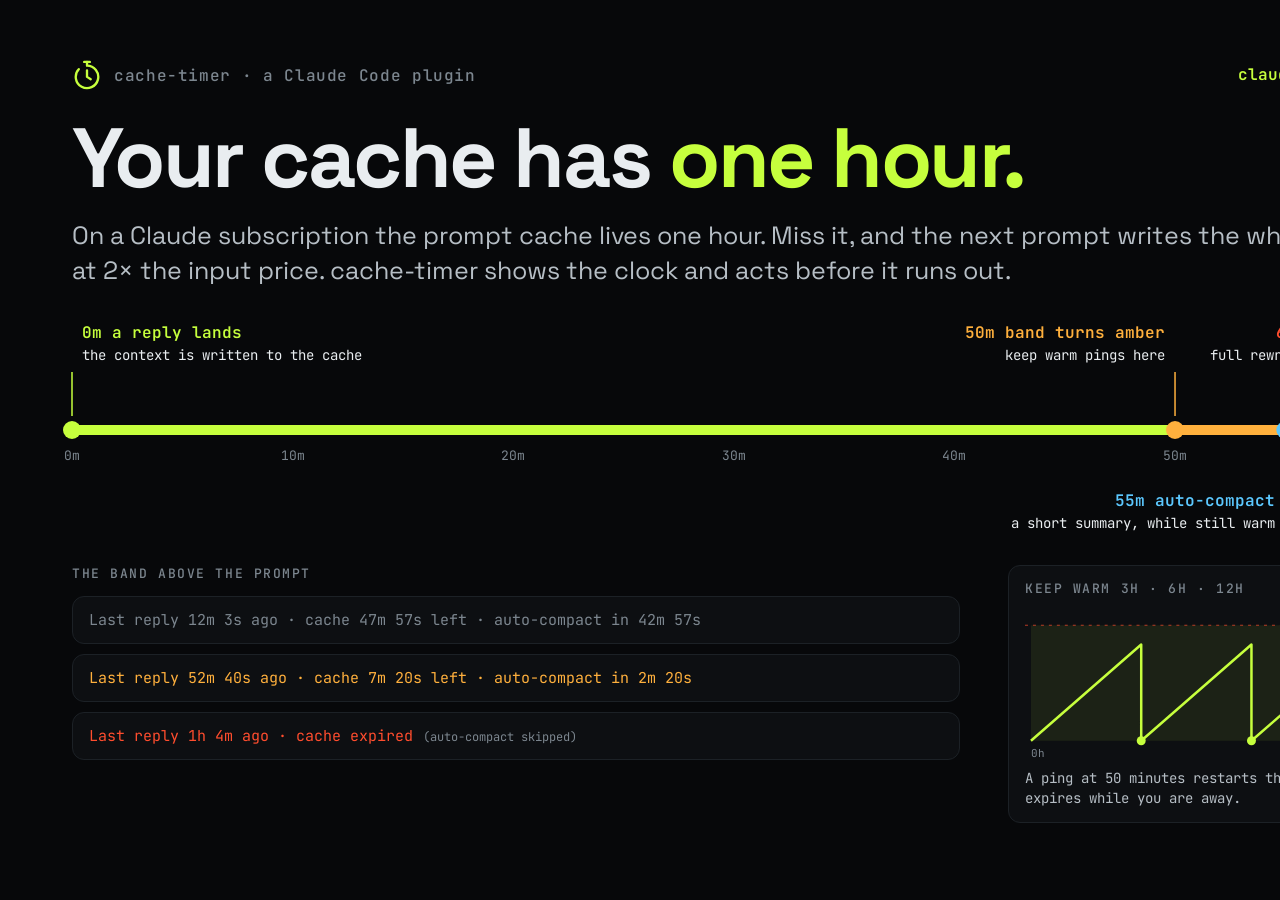
<file: infographic.html>
<!doctype html>
<html lang="en">
<head>
<meta charset="utf-8">
<title>cache-timer infographic</title>
<link href="https://fonts.googleapis.com/css2?family=JetBrains+Mono:wght@400;600&family=Space+Grotesk:wght@400;500;700&display=swap" rel="stylesheet">
<link rel="stylesheet" href="styles.css">
<script>document.documentElement.dataset.theme = new URLSearchParams(location.search).get('theme') || 'dark'</script>
<style>
/* Static infographic for the plugin README: render at 1600x900 and screenshot (light and dark). */
body{width:1600px;height:900px;overflow:hidden;padding:60px 72px;position:relative}
.top{display:flex;align-items:center;gap:12px;color:var(--dim);font:500 16px var(--mono);letter-spacing:.04em}
.top svg{width:30px;height:30px;color:var(--acc)}
.top svg *{stroke:currentColor}
h1{font:700 84px/1 var(--sans);letter-spacing:-.03em;margin:26px 0 18px}
h1 em{font-style:normal;color:var(--acc)}
.sub{font:400 25px/1.4 var(--sans);color:var(--ink2);max-width:1420px}
svg.tl{position:absolute;left:0;top:320px;width:1600px;height:200px;overflow:visible}
.tl text{font-family:var(--mono)}
.cols{position:absolute;left:72px;right:72px;top:565px;display:grid;grid-template-columns:1fr 520px;gap:48px}
.cap{font:500 13px var(--mono);color:var(--dim);text-transform:uppercase;letter-spacing:.12em;margin-bottom:14px}
.band{font:15px var(--mono);border:1px solid var(--line);background:var(--bg2);border-radius:12px;padding:13px 16px;margin-bottom:10px;white-space:nowrap}
.band.ok{color:var(--dim)} .band.warn{color:var(--amb)} .band.cold{color:var(--hot)}
.band small{color:var(--dim);margin-left:10px;font-size:12px}
.chart{border:1px solid var(--line);background:var(--bg2);border-radius:12px;padding:14px 16px}
.chart svg{width:100%;height:150px;display:block}
.chart p{font:14px/1.4 var(--mono);color:var(--ink2);margin-top:8px}
.url{position:absolute;right:72px;top:64px;font:600 16px var(--mono);color:var(--acc)}
</style>
</head>
<body>
<div class="top"><svg viewBox="0 0 64 64" fill="none" stroke="currentColor" stroke-width="5" stroke-linecap="round" stroke-linejoin="round"><path d="M26 4h12"/><path d="M32 4v6"/><path d="M32 12a24 24 0 1 1-17.6 7.7"/><path d="M32 22v14l8 5"/></svg>
<span>cache-timer · a Claude Code plugin</span></div>
<div class="url">claude-cache-timer.suenot.com</div>
<h1>Your cache has <em>one hour.</em></h1>
<p class="sub">On a Claude subscription the prompt cache lives one hour. Miss it, and the next prompt writes the whole context again at 2× the input price. cache-timer shows the clock and acts before it runs out.</p>
<svg class="tl" id="tl"></svg>
<div class="cols">
  <div>
    <div class="cap">The band above the prompt</div>
    <div class="band ok">Last reply 12m 3s ago · cache 47m 57s left · auto-compact in 42m 57s</div>
    <div class="band warn">Last reply 52m 40s ago · cache 7m 20s left · auto-compact in 2m 20s</div>
    <div class="band cold">Last reply 1h 4m ago · cache expired<small>(auto-compact skipped)</small></div>
  </div>
  <div class="chart">
    <div class="cap">Keep warm 3h · 6h · 12h</div>
    <svg id="kw" viewBox="0 0 488 150"></svg>
    <p>A ping at 50 minutes restarts the hour, so the cache never expires while you are away.</p>
  </div>
</div>
<script>
const cs = getComputedStyle(document.documentElement), v = n => cs.getPropertyValue(n).trim();
const acc = v('--acc'), amb = v('--amb'), hot = v('--hot'), cool = v('--cool'), dim = v('--dim'), ink = v('--ink'), line = v('--line');
const X = m => 72 + m / 66 * 1456, Y = 110;
let s = '';
s += '<rect x="72" y="' + (Y - 5) + '" width="1456" height="10" rx="5" fill="' + line + '"/>';
s += '<rect x="72" y="' + (Y - 5) + '" width="' + (X(50) - 72) + '" height="10" rx="5" fill="' + acc + '"/>';
s += '<rect x="' + X(50) + '" y="' + (Y - 5) + '" width="' + (X(60) - X(50)) + '" height="10" fill="' + amb + '"/>';
s += '<rect x="' + X(60) + '" y="' + (Y - 5) + '" width="' + (X(66) - X(60)) + '" height="10" rx="5" fill="' + hot + '" opacity=".55"/>';
for (let m = 0; m <= 60; m += 10) s += '<text x="' + X(m) + '" y="' + (Y + 30) + '" fill="' + dim + '" font-size="13" text-anchor="middle">' + m + 'm</text>';
const mk = (m, col, up, anchor, t1, t2) => {
  const y1 = up ? Y - 14 : Y + 14, y2 = up ? Y - 58 : Y + 58, ty = up ? Y - 92 : Y + 76;
  s += '<circle cx="' + X(m) + '" cy="' + Y + '" r="9" fill="' + col + '"/>';
  s += '<line x1="' + X(m) + '" y1="' + y1 + '" x2="' + X(m) + '" y2="' + y2 + '" stroke="' + col + '" stroke-width="1.5" ' + (up ? '' : 'stroke-dasharray="0"') + '/>';
  const dx = anchor === 'start' ? 10 : -10;
  s += '<text x="' + (X(m) + dx) + '" y="' + ty + '" text-anchor="' + anchor + '" font-size="16" font-weight="600" fill="' + col + '">' + t1 + '</text>';
  s += '<text x="' + (X(m) + dx) + '" y="' + (ty + 22) + '" text-anchor="' + anchor + '" font-size="14" fill="' + ink + '">' + t2 + '</text>';
};
mk(0, acc, true, 'start', '0m  a reply lands', 'the context is written to the cache');
mk(50, amb, true, 'end', '50m  band turns amber', 'keep warm pings here');
mk(60, hot, true, 'end', '60m  expired', 'full rewrite, 2× input');
mk(55, cool, false, 'end', '55m  auto-compact', 'a short summary, while still warm');
document.getElementById('tl').innerHTML = s;
// keep warm: cache age over a 3h window, pings at 50/100/150, auto-compact at 205
const W = 488, H = 150, kx = m => 6 + m / 215 * (W - 12), ky = a => H - 20 - a / 60 * (H - 34);
let k = '<rect x="' + kx(0) + '" y="' + ky(60) + '" width="' + (kx(180) - kx(0)) + '" height="' + (ky(0) - ky(60)) + '" fill="' + acc + '" opacity=".08"/>';
k += '<line x1="0" x2="' + W + '" y1="' + ky(60) + '" y2="' + ky(60) + '" stroke="' + hot + '" stroke-dasharray="3 5" opacity=".7"/>';
k += '<text x="' + (W - 4) + '" y="' + (ky(60) - 5) + '" fill="' + hot + '" font-size="11" text-anchor="end" font-family="JetBrains Mono">60m</text>';
let p = 'M' + kx(0) + ' ' + ky(0);
[50, 100, 150].forEach((m, i) => { p += ' L' + kx(m) + ' ' + ky(50) + ' L' + kx(m) + ' ' + ky(0); });
p += ' L' + kx(205) + ' ' + ky(55);
k += '<path d="' + p + '" fill="none" stroke="' + acc + '" stroke-width="2.5" stroke-linejoin="round"/>';
[50, 100, 150].forEach(m => { k += '<circle cx="' + kx(m) + '" cy="' + ky(0) + '" r="4.5" fill="' + acc + '"/>'; });
k += '<circle cx="' + kx(205) + '" cy="' + ky(55) + '" r="4.5" fill="' + cool + '"/>';
k += '<text x="' + kx(180) + '" y="' + (H - 4) + '" fill="' + dim + '" font-size="11" text-anchor="middle" font-family="JetBrains Mono">3h: window ends</text>';
k += '<text x="' + kx(0) + '" y="' + (H - 4) + '" fill="' + dim + '" font-size="11" font-family="JetBrains Mono">0h</text>';
document.getElementById('kw').innerHTML = k;
</script>
</body>
</html>
</file>
<file: styles.css>
:root{
  --bg:#07080a; --bg2:#0d0f12; --ink:#e9edf0; --ink2:#b6bec5; --dim:#7c868f; --line:#1c2126;
  --acc:#c6ff3d; --hot:#ff4d2e; --cool:#5cc8ff; --vio:#b38cff; --amb:#ffb03d; --amb-dim:#8a7a4a; --on-acc:#0a0c06;
  --acc-rgb:198,255,61; --hot-rgb:255,77,46; --cool-rgb:92,200,255; --vio-rgb:179,140,255;
  --fg-rgb:255,255,255; --bg-rgb:7,8,10; --ink-rgb:233,237,240; --dim-rgb:124,134,143;
  --stage-glow:#151c23;
  --sans:"Space Grotesk",system-ui,sans-serif; --mono:"JetBrains Mono",ui-monospace,monospace;
}
/* light theme (theme.js sets html[data-theme]); accents darkened to keep contrast on white */
html[data-theme=light]{
  --bg:#f4f5f1; --bg2:#ffffff; --ink:#0f1417; --ink2:#3b454d; --dim:#5d6871; --line:#d9dee1;
  --acc:#4a7a00; --hot:#cf3517; --cool:#0a78b8; --vio:#6d43cc; --amb:#a86200; --amb-dim:#9a8a55; --on-acc:#ffffff;
  --acc-rgb:74,122,0; --hot-rgb:207,53,23; --cool-rgb:10,120,184; --vio-rgb:109,67,204;
  --fg-rgb:15,20,23; --bg-rgb:244,245,241; --ink-rgb:15,20,23; --dim-rgb:93,104,113;
}
/* dark islands: diagrams, 3D scenes and the 3D field keep the dark palette in both themes */
.theme-btn{font:inherit;color:inherit;background:none;border:1px solid rgba(var(--fg-rgb),.4);width:30px;height:28px;padding:0;border-radius:999px;cursor:pointer;opacity:.85;display:inline-grid;place-items:center}
.theme-btn:hover{opacity:1}
.theme-btn svg{width:15px;height:15px;fill:none;stroke:currentColor;stroke-width:1.8;stroke-linecap:round;stroke-linejoin:round}
*{box-sizing:border-box;margin:0;padding:0}
html{scroll-behavior:smooth}
body{background:var(--bg);color:var(--ink);font-family:var(--sans);line-height:1.5;overflow-x:hidden;-webkit-font-smoothing:antialiased}
a{color:inherit;text-decoration:none}
.mono{font-family:var(--mono)}
.dim{color:var(--dim)}
.small{font-size:12px}
.accent{color:var(--acc)}
.wrap{max-width:1180px;margin:0 auto;padding:0 24px}
.kicker{font-size:12px;letter-spacing:.18em;text-transform:uppercase;color:var(--acc);margin-bottom:18px}
.h-mega{font-size:clamp(44px,9.5vw,148px);line-height:.92;letter-spacing:-.04em;font-weight:700}
.h-mega span{display:inline-block}
.h-big{font-size:clamp(34px,5.6vw,84px);line-height:.98;letter-spacing:-.035em;font-weight:700;margin-bottom:28px}
.body{font-size:clamp(16px,1.4vw,19px);color:var(--ink2);max-width:46ch}
.narrow{margin-bottom:48px}
section{position:relative}

.progress{position:fixed;left:0;top:0;height:3px;width:100%;background:var(--acc);transform-origin:0 50%;transform:scaleX(0);z-index:100}

/* nav */
.nav{color:#fff;position:fixed;top:0;left:0;right:0;z-index:50;display:flex;justify-content:space-between;align-items:center;padding:16px 28px;mix-blend-mode:difference}
.brand{display:flex;align-items:center;gap:10px;font-weight:500;letter-spacing:-.01em}
.brand b{font-weight:700;margin-left:4px}
.logo{width:26px;height:26px;color:#fff;display:inline-block}
.logo svg,.hero-logo svg,.foot-logo svg{width:100%;height:100%;display:block}
.nav nav{display:flex;gap:22px;font-family:var(--mono);font-size:12px}
.nav nav a{opacity:.7;transition:opacity .2s}.nav nav a:hover{opacity:1}
.nav nav{align-items:center}
.nav .theme-btn,.nav .lang-btn{border-color:rgba(255,255,255,.4)}
.lang-btn{font:inherit;color:inherit;background:none;border:1px solid rgba(var(--fg-rgb),.4);padding:5px 10px;border-radius:999px;cursor:pointer;opacity:.85}.lang-btn:hover{opacity:1}
@media(max-width:820px){.nav nav>a{display:none}.nav nav{gap:10px}}

/* hero */
.hero{min-height:100svh;display:flex;flex-direction:column;justify-content:center;overflow:hidden}
#heroCanvas{position:absolute;inset:0;width:100%;height:100%;opacity:.9}
.hero::after{content:"";position:absolute;inset:0;background:radial-gradient(ellipse at 30% 50%,rgba(var(--bg-rgb),.85) 10%,rgba(var(--bg-rgb),.2) 70%);pointer-events:none}
.hero-inner{position:relative;z-index:2;padding:120px 28px 140px;max-width:1300px;margin:0 auto;width:100%}
.hero-logo{width:84px;height:84px;color:var(--acc);margin-bottom:28px;filter:drop-shadow(0 0 24px rgba(var(--acc-rgb),.35))}
.lead{margin-top:28px;max-width:34ch;font-size:clamp(18px,2.2vw,28px);color:var(--ink2);line-height:1.3}
.hero-cta{margin-top:40px;display:flex;gap:22px;align-items:center;flex-wrap:wrap}
.btn{display:inline-flex;gap:10px;align-items:center;background:var(--acc);color:var(--on-acc);padding:14px 22px;border-radius:999px;font-weight:700;border:0;cursor:pointer;font-family:var(--sans);font-size:15px;transition:transform .25s cubic-bezier(.2,.8,.2,1),box-shadow .25s}
.btn:hover{transform:translateY(-3px);box-shadow:0 10px 30px rgba(var(--acc-rgb),.25)}
.btn i{font-style:normal;display:inline-block;animation:bob 1.6s ease-in-out infinite}
.btn.ghost{background:transparent;color:var(--ink);border:1px solid var(--line)}
@keyframes bob{50%{transform:translateY(4px)}}
.ticker{position:absolute;bottom:0;left:0;right:0;z-index:2;border-top:1px solid var(--line);background:rgba(var(--bg-rgb),.7);backdrop-filter:blur(6px);overflow:hidden;font-size:12px;color:var(--dim);white-space:nowrap}
.ticker-track{display:inline-flex;gap:36px;padding:12px 0;will-change:transform}
.ticker-track span b{color:var(--acc);font-weight:600}.ticker-track span.bad b{color:var(--hot)}

/* thesis */
.thesis{padding:22vh 28px;max-width:1200px;margin:0 auto}
.big{font-size:clamp(28px,4.6vw,66px);line-height:1.08;letter-spacing:-.03em;font-weight:500}
.big .w{display:inline-block;opacity:.12}


/* hero title lines rise from a mask */
.h-mega .ln{display:inline-block;overflow:hidden;vertical-align:top;padding-bottom:.06em}
.h-mega .ln>span{display:inline-block}
.h-mega em{font-style:normal}
.hero-logo svg path{vector-effect:non-scaling-stroke}

/* terminal mock */
.term{margin-top:36px;max-width:640px;border:1px solid var(--line);border-radius:14px;background:rgba(var(--bg-rgb),.72);backdrop-filter:blur(8px);overflow:hidden;box-shadow:0 30px 80px rgba(0,0,0,.35)}
.term-bar{display:flex;gap:7px;align-items:center;padding:10px 14px;border-bottom:1px solid var(--line);font-size:11px}
.term-bar i{width:10px;height:10px;border-radius:50%;background:var(--line)}
.term-bar span{margin-left:auto}
.term-body{padding:16px 18px;display:grid;gap:10px;font-size:13px}
.band{font-size:13px;transition:color .4s}
.band.ok{color:var(--dim)}.band.warn{color:var(--amb)}.band.cold{color:var(--hot)}
.btns{display:flex;gap:8px;flex-wrap:wrap}
.btns span{border:1px solid var(--line);border-radius:6px;padding:2px 8px;font-size:11.5px;color:var(--ink2)}
.prompt{color:var(--ink)}
.caret{display:inline-block;width:8px;height:15px;background:var(--acc);vertical-align:-2px;animation:blink 1s steps(1) infinite}
@keyframes blink{50%{opacity:0}}
code{font-family:var(--mono);font-size:.9em;background:rgba(var(--acc-rgb),.1);color:var(--acc);padding:1px 6px;border-radius:5px}

/* pinned clock */
.pin-section{height:420vh}
.pin-stage{position:sticky;top:0;height:100vh;display:grid;grid-template-columns:minmax(280px,440px) 1fr;gap:28px;align-items:center;padding:80px 28px 28px;max-width:1500px;margin:0 auto}
.clock-stage{display:grid;gap:12px}
#clockCanvas{width:100%;height:70vh;border:1px solid var(--line);border-radius:18px;background:linear-gradient(180deg,var(--bg2),var(--bg))}
.clock-stage .band{border:1px solid var(--line);border-radius:10px;padding:10px 14px;background:var(--bg2)}
#clockText{min-height:5.2em;transition:opacity .25s}
.legend{list-style:none;margin-top:26px;display:grid;gap:10px;font-size:13px}
.legend li{display:flex;gap:10px;align-items:center;opacity:.25;transition:opacity .4s}
.legend li.on{opacity:1}
.legend i{width:10px;height:10px;border-radius:50%;display:inline-block}
@media(max-width:900px){.pin-stage{grid-template-columns:1fr;grid-template-rows:auto 1fr;align-items:start;gap:14px}#clockCanvas{height:44vh}.legend{display:none}#clockText{min-height:0}}

/* band states */
.bandsec{padding:18vh 0;background:var(--bg2);border-top:1px solid var(--line);border-bottom:1px solid var(--line)}
.states{display:grid;gap:14px}
.state{border:1px solid var(--line);border-radius:16px;padding:20px 22px;background:var(--bg);display:grid;gap:10px}
.state>span{color:var(--dim)}
.state[data-s=ok]>span{color:var(--acc)}.state[data-s=warn]>span{color:var(--amb)}.state[data-s=cold]>span{color:var(--hot)}
.state .band{font-size:clamp(14px,1.8vw,20px)}
.meter{height:4px;border-radius:4px;background:var(--line);overflow:hidden}
.meter i{display:block;height:100%;width:100%;transform-origin:0 50%;transform:scaleX(var(--v));background:var(--acc)}
.state[data-s=warn] .meter i{background:var(--amb)}

/* compact */
.compact{padding:18vh 0}
.cmp-grid{display:grid;grid-template-columns:1.2fr 1fr;gap:40px;align-items:start}
#cmpCanvas{width:100%;height:420px;border:1px solid var(--line);border-radius:18px;background:var(--bg2);position:sticky;top:100px}
.steps{position:relative;display:grid;gap:56px;padding-left:64px}
.steps-line{position:absolute;left:18px;top:0;width:4px;height:100%;overflow:visible}
.steps-line line{stroke:var(--line);stroke-width:2;vector-effect:non-scaling-stroke}
.step{position:relative;opacity:.2;transform:translateX(-24px);transition:opacity .6s,transform .6s}
.step.in{opacity:1;transform:none}
.step-n{position:absolute;left:-64px;top:2px;width:38px;height:38px;border-radius:50%;background:var(--bg);border:1px solid var(--line);display:grid;place-items:center;font-size:12px;color:var(--dim);transition:all .5s}
.step.in .step-n{background:var(--acc);color:var(--on-acc);border-color:var(--acc);box-shadow:0 0 0 6px rgba(var(--acc-rgb),.12)}
.step h3{font-size:clamp(22px,2.6vw,34px);letter-spacing:-.03em;margin-bottom:8px}
.step p{color:var(--ink2);max-width:48ch}
@media(max-width:900px){.cmp-grid{grid-template-columns:1fr}#cmpCanvas{position:relative;top:0;height:300px}}

/* keep warm */
.warm{padding:18vh 0;background:var(--bg2);border-top:1px solid var(--line)}
.warm-ctl{display:flex;gap:10px;flex-wrap:wrap;margin-bottom:18px}
.chip{font:600 14px var(--mono);color:var(--ink);background:var(--bg);border:1px solid var(--line);padding:10px 16px;border-radius:999px;cursor:pointer;transition:all .25s}
.chip:hover{border-color:var(--acc)}
.chip.on{background:var(--acc);color:var(--on-acc);border-color:var(--acc);box-shadow:0 8px 26px rgba(var(--acc-rgb),.25)}
.warm-chart{border:1px solid var(--line);border-radius:18px;background:var(--bg);padding:10px}
#warmCanvas{width:100%;height:300px;display:block}
.stats{display:grid;grid-template-columns:repeat(3,1fr);gap:10px;margin-top:14px}
.stats div{border:1px solid var(--line);border-radius:12px;padding:14px;background:var(--bg)}
.stats b{display:block;font-size:28px;color:var(--ink);font-weight:600}
.stats span{font-size:11px;color:var(--dim)}
.note{margin-top:18px;max-width:80ch;line-height:1.7}
@media(max-width:700px){.stats{grid-template-columns:1fr}}

/* install */
.install{padding:14vh 0}
.install .hero-cta{margin-top:0;position:static}
.cards{display:grid;grid-template-columns:repeat(auto-fit,minmax(300px,1fr));gap:18px;margin-bottom:40px}
.card{background:var(--bg2);border:1px solid var(--line);border-radius:16px;padding:18px;display:flex;flex-direction:column;gap:14px;transition:translate .35s cubic-bezier(.2,.8,.2,1),border-color .3s;position:relative;overflow:hidden}
.card:hover{translate:0 -6px;border-color:var(--acc)}
.card::before{content:"";position:absolute;inset:0;background:radial-gradient(400px circle at var(--mx,50%) var(--my,0%),rgba(var(--acc-rgb),.09),transparent 40%);opacity:0;transition:opacity .3s;pointer-events:none}
.card:hover::before{opacity:1}
.card p{color:var(--ink2);font-size:15px}
.tag{font-size:11.5px;color:var(--acc);border:1px solid rgba(var(--acc-rgb),.3);padding:6px 10px;border-radius:999px;align-self:flex-start}
.code{background:var(--bg);border:1px solid var(--line);border-radius:12px;padding:14px 16px;font-size:13px;white-space:pre;overflow-x:auto;line-height:1.6}
.code .k{color:var(--acc)}
.copy{align-self:flex-start;font-size:12px;color:var(--ink2);background:none;border:1px solid var(--line);border-radius:999px;padding:6px 12px;cursor:pointer;transition:all .2s}
.copy:hover{border-color:var(--acc);color:var(--acc)}
.copy.done{background:var(--acc);color:var(--on-acc);border-color:var(--acc)}

.foot{padding:80px 28px;text-align:center;border-top:1px solid var(--line);display:grid;gap:10px;justify-items:center}
.foot-logo{width:56px;height:56px;color:var(--acc);margin-bottom:10px}
.foot a{color:var(--acc)}

@media(prefers-reduced-motion:reduce){
  html{scroll-behavior:auto}.btn i,.caret{animation:none}
  .step{opacity:1;transform:none}.big .w{opacity:1}
}
</file>
